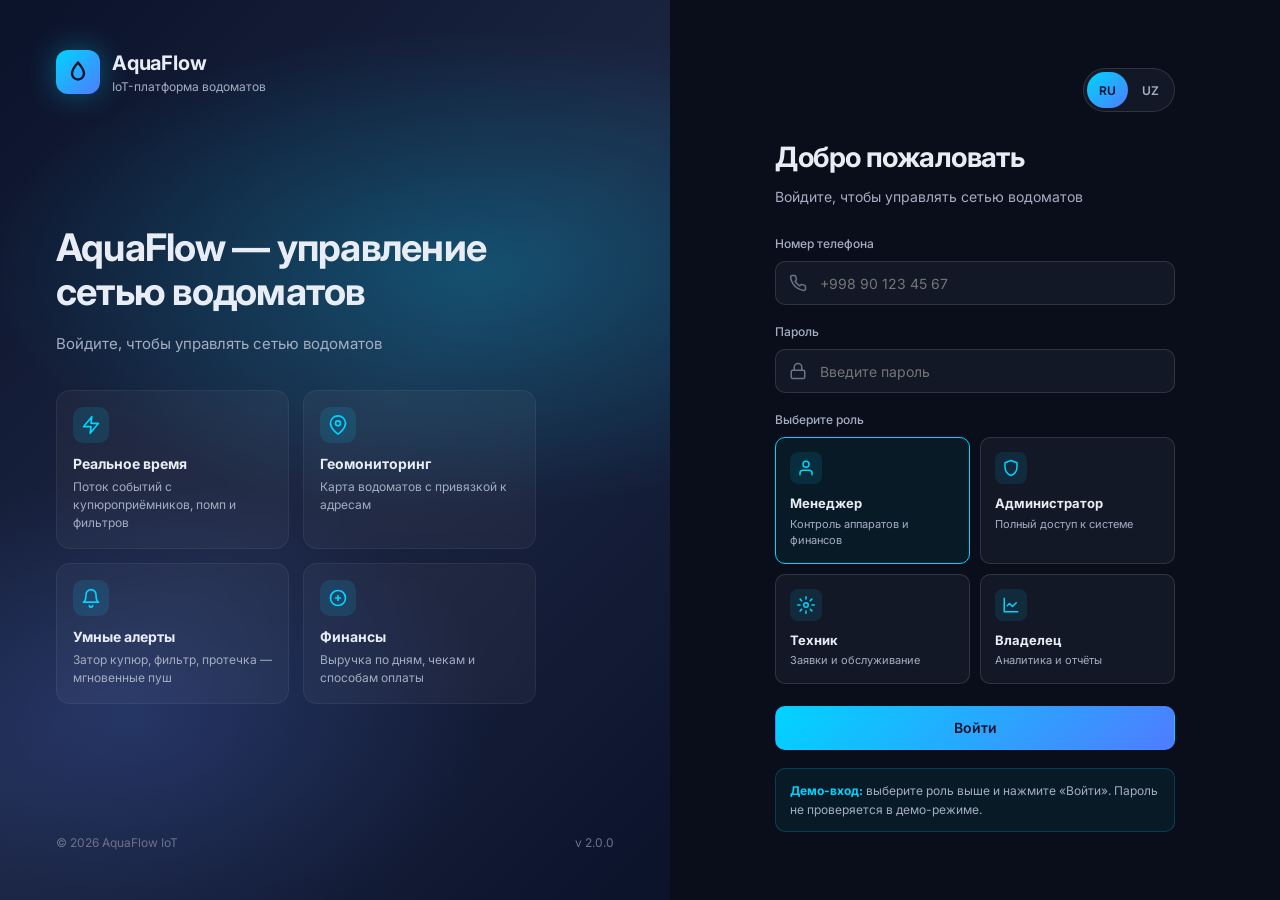
<file: index.html>
<!DOCTYPE html>
<html lang="ru">
<head>
<meta charset="UTF-8">
<meta name="viewport" content="width=device-width, initial-scale=1, viewport-fit=cover, user-scalable=no">
<title>AquaFlow — Вход в систему</title>

<!-- PWA -->
<link rel="manifest" href="./manifest.webmanifest">
<meta name="theme-color" content="#0a0e1a" media="(prefers-color-scheme: dark)">
<meta name="theme-color" content="#0a0e1a">
<meta name="color-scheme" content="dark">

<!-- iOS Safari: добавление на главный экран как приложение -->
<meta name="apple-mobile-web-app-capable" content="yes">
<meta name="mobile-web-app-capable" content="yes">
<meta name="apple-mobile-web-app-status-bar-style" content="black-translucent">
<meta name="apple-mobile-web-app-title" content="AquaFlow">
<link rel="apple-touch-icon" href="./assets/icons/icon-180.png">
<link rel="apple-touch-icon" sizes="180x180" href="./assets/icons/icon-180.png">

<!-- Favicons -->
<link rel="icon" type="image/png" sizes="192x192" href="./assets/icons/icon-192.png">
<link rel="icon" type="image/png" sizes="64x64" href="./assets/icons/favicon-64.png">

<link rel="preconnect" href="https://fonts.googleapis.com">
<link rel="preconnect" href="https://fonts.gstatic.com" crossorigin>
<link href="https://fonts.googleapis.com/css2?family=Inter:wght@400;500;600;700&family=JetBrains+Mono:wght@500&display=swap" rel="stylesheet">
<link rel="stylesheet" href="./assets/css/style.css">
</head>
<body>
<div class="auth-page">
  <!-- LEFT: hero / brand -->
  <section class="auth-cover">
    <div class="cover-brand">
      <div class="logo-mark">
        <svg viewBox="0 0 24 24" fill="none" stroke="currentColor" stroke-width="2.4" stroke-linecap="round" stroke-linejoin="round"><path d="M12 2.5c-3.5 4-6 7.5-6 11a6 6 0 0 0 12 0c0-3.5-2.5-7-6-11Z"/></svg>
      </div>
      <div>
        <div class="brand-name" data-i18n="brand">AquaFlow</div>
        <div class="brand-sub" data-i18n="brand_sub">IoT-платформа водоматов</div>
      </div>
    </div>

    <div class="cover-hero">
      <h1 data-i18n="app_title">AquaFlow — управление сетью водоматов</h1>
      <p data-i18n="login_sub">Контроль выручки, состояния узлов и мгновенные уведомления о любых неполадках — от затора в купюроприёмнике до перебоев фильтра.</p>

      <div class="cover-features">
        <div class="cover-feat">
          <div class="ico">
            <svg viewBox="0 0 24 24" width="20" height="20" fill="none" stroke="currentColor" stroke-width="2" stroke-linecap="round" stroke-linejoin="round"><polygon points="13 2 3 14 12 14 11 22 21 10 12 10 13 2"/></svg>
          </div>
          <h4 data-i18n="feat_realtime"></h4>
          <p data-i18n="feat_realtime_d"></p>
        </div>
        <div class="cover-feat">
          <div class="ico">
            <svg viewBox="0 0 24 24" width="20" height="20" fill="none" stroke="currentColor" stroke-width="2" stroke-linecap="round" stroke-linejoin="round"><path d="M21 10c0 7-9 13-9 13s-9-6-9-13a9 9 0 0 1 18 0Z"/><circle cx="12" cy="10" r="3"/></svg>
          </div>
          <h4 data-i18n="feat_geo"></h4>
          <p data-i18n="feat_geo_d"></p>
        </div>
        <div class="cover-feat">
          <div class="ico">
            <svg viewBox="0 0 24 24" width="20" height="20" fill="none" stroke="currentColor" stroke-width="2" stroke-linecap="round" stroke-linejoin="round"><path d="M6 8a6 6 0 0 1 12 0c0 7 3 9 3 9H3s3-2 3-9"/><path d="M10 21a2 2 0 0 0 4 0"/></svg>
          </div>
          <h4 data-i18n="feat_alerts"></h4>
          <p data-i18n="feat_alerts_d"></p>
        </div>
        <div class="cover-feat">
          <div class="ico">
            <svg viewBox="0 0 24 24" width="20" height="20" fill="none" stroke="currentColor" stroke-width="2" stroke-linecap="round" stroke-linejoin="round"><circle cx="12" cy="12" r="9"/><path d="M9 12h6M12 9v6"/></svg>
          </div>
          <h4 data-i18n="feat_finance"></h4>
          <p data-i18n="feat_finance_d"></p>
        </div>
      </div>
    </div>

    <div class="cover-footer">
      <span>© 2026 AquaFlow IoT</span>
      <span>v 2.0.0</span>
    </div>
  </section>

  <!-- RIGHT: form -->
  <section class="auth-form-wrap">
    <div class="auth-form">
      <div class="auth-top">
        <div class="lang-toggle">
          <button id="lang-ru" onclick="switchLang('ru')">RU</button>
          <button id="lang-uz" onclick="switchLang('uz')">UZ</button>
        </div>
      </div>

      <h2 data-i18n="login_h">Добро пожаловать</h2>
      <div class="sub" data-i18n="login_sub"></div>

      <form id="loginForm" autocomplete="off" onsubmit="return doLogin(event)">
        <div class="form-row">
          <label data-i18n="phone_label"></label>
          <div class="input-with-ico">
            <span class="ico">
              <svg width="18" height="18" viewBox="0 0 24 24" fill="none" stroke="currentColor" stroke-width="2" stroke-linecap="round" stroke-linejoin="round"><path d="M22 16.92v3a2 2 0 0 1-2.18 2 19.79 19.79 0 0 1-8.63-3.07 19.5 19.5 0 0 1-6-6 19.79 19.79 0 0 1-3.07-8.67A2 2 0 0 1 4.11 2h3a2 2 0 0 1 2 1.72c.13.96.37 1.9.72 2.81a2 2 0 0 1-.45 2.11L8.1 9.91a16 16 0 0 0 6 6l1.27-1.27a2 2 0 0 1 2.11-.45c.91.35 1.85.59 2.81.72a2 2 0 0 1 1.71 2.03Z"/></svg>
            </span>
            <input class="input" type="text" id="phoneInput" data-i18n-ph="phone_ph" placeholder="+998 90 123 45 67" required>
          </div>
        </div>

        <div class="form-row">
          <label data-i18n="password_label"></label>
          <div class="input-with-ico">
            <span class="ico">
              <svg width="18" height="18" viewBox="0 0 24 24" fill="none" stroke="currentColor" stroke-width="2" stroke-linecap="round" stroke-linejoin="round"><rect x="3" y="11" width="18" height="11" rx="2"/><path d="M7 11V7a5 5 0 0 1 10 0v4"/></svg>
            </span>
            <input class="input" type="password" id="passwordInput" data-i18n-ph="password_ph" placeholder="••••••••" required>
          </div>
        </div>

        <div class="form-row">
          <label data-i18n="role_label"></label>
          <div class="role-grid" id="roleGrid">
            <div class="role-card active" data-role="manager">
              <div class="role-ico">
                <svg width="18" height="18" viewBox="0 0 24 24" fill="none" stroke="currentColor" stroke-width="2" stroke-linecap="round" stroke-linejoin="round"><path d="M20 21v-2a4 4 0 0 0-4-4H8a4 4 0 0 0-4 4v2"/><circle cx="12" cy="7" r="4"/></svg>
              </div>
              <h5 data-i18n="role_manager"></h5>
              <p data-i18n="role_manager_d"></p>
            </div>
            <div class="role-card" data-role="admin">
              <div class="role-ico">
                <svg width="18" height="18" viewBox="0 0 24 24" fill="none" stroke="currentColor" stroke-width="2" stroke-linecap="round" stroke-linejoin="round"><path d="M12 2 4 5v6c0 5 3.5 9 8 11 4.5-2 8-6 8-11V5l-8-3Z"/></svg>
              </div>
              <h5 data-i18n="role_admin"></h5>
              <p data-i18n="role_admin_d"></p>
            </div>
            <div class="role-card" data-role="tech">
              <div class="role-ico">
                <svg width="18" height="18" viewBox="0 0 24 24" fill="none" stroke="currentColor" stroke-width="2" stroke-linecap="round" stroke-linejoin="round"><circle cx="12" cy="12" r="3"/><path d="M12 1v3M12 20v3M4.2 4.2l2.1 2.1M17.7 17.7l2.1 2.1M1 12h3M20 12h3M4.2 19.8l2.1-2.1M17.7 6.3l2.1-2.1"/></svg>
              </div>
              <h5 data-i18n="role_tech"></h5>
              <p data-i18n="role_tech_d"></p>
            </div>
            <div class="role-card" data-role="owner">
              <div class="role-ico">
                <svg width="18" height="18" viewBox="0 0 24 24" fill="none" stroke="currentColor" stroke-width="2" stroke-linecap="round" stroke-linejoin="round"><path d="M3 3v18h18"/><path d="m19 9-5 5-4-4-3 3"/></svg>
              </div>
              <h5 data-i18n="role_owner"></h5>
              <p data-i18n="role_owner_d"></p>
            </div>
          </div>
        </div>

        <button class="btn btn-primary btn-block" type="submit" data-i18n="sign_in">Войти</button>

        <div class="auth-hint">
          <b data-i18n="demo_hint"></b> <span data-i18n="demo_hint_body"></span>
        </div>
      </form>
    </div>
  </section>
</div>

<script src="./assets/js/i18n.js"></script>
<script>
  // Set initial lang button
  function syncLangButtons() {
    const lang = getLang();
    document.getElementById('lang-ru').classList.toggle('active', lang === 'ru');
    document.getElementById('lang-uz').classList.toggle('active', lang === 'uz');
  }
  function switchLang(l) { setLang(l); applyI18n(); syncLangButtons(); }
  // Role selection
  document.querySelectorAll('.role-card').forEach(card => {
    card.addEventListener('click', () => {
      document.querySelectorAll('.role-card').forEach(c => c.classList.remove('active'));
      card.classList.add('active');
    });
  });
  function doLogin(e) {
    e.preventDefault();
    const role = document.querySelector('.role-card.active').dataset.role;
    const phone = document.getElementById('phoneInput').value || '+998 90 000 00 00';
    localStorage.setItem('aquaflow.role', role);
    localStorage.setItem('aquaflow.phone', phone);
    localStorage.setItem('aquaflow.session', String(Date.now()));
    location.href = './app.html';
    return false;
  }
  applyI18n();
  syncLangButtons();

  // Service Worker (PWA)
  if ('serviceWorker' in navigator) {
    window.addEventListener('load', () => {
      navigator.serviceWorker.register('./service-worker.js').catch(() => {});
    });
  }

  // iOS Safari: показать подсказку "Добавить на главный экран"
  (function () {
    const isIOS = /iPad|iPhone|iPod/.test(navigator.userAgent) && !window.MSStream;
    const isStandalone = window.navigator.standalone === true ||
                         window.matchMedia('(display-mode: standalone)').matches;
    if (!isIOS || isStandalone) return;
    if (localStorage.getItem('aquaflow.iosBannerDismissed')) return;

    const lang = getLang();
    const txt = lang === 'uz'
      ? { t: 'AquaFlow ni iPhone’ga o‘rnatish', b: 'Pastdagi <b>Ulashish</b> tugmasini bosing, so‘ng <b>"Bosh ekranga qo‘shish"</b> ni tanlang — ilova bosh ekranda paydo bo‘ladi.', x: 'Yopish' }
      : { t: 'Установите AquaFlow как приложение', b: 'Нажмите <b>Поделиться</b> внизу Safari → <b>«На экран “Домой”»</b> — иконка появится на рабочем экране как у обычного приложения.', x: 'Закрыть' };

    const div = document.createElement('div');
    div.id = 'ios-install-banner';
    div.innerHTML = `
      <div style="display:flex;align-items:flex-start;gap:10px">
        <img src="./assets/icons/icon-192.png" alt="" width="44" height="44" style="border-radius:10px;flex-shrink:0">
        <div style="flex:1;min-width:0">
          <div style="font-weight:600;font-size:13px;margin-bottom:2px">${txt.t}</div>
          <div style="font-size:12px;color:var(--text-dim);line-height:1.4">${txt.b}</div>
        </div>
        <button id="ios-banner-x" style="background:none;border:none;color:var(--text-mute);font-size:20px;line-height:1;cursor:pointer;padding:4px" aria-label="${txt.x}">×</button>
      </div>`;
    Object.assign(div.style, {
      position: 'fixed', left: '12px', right: '12px',
      bottom: 'calc(env(safe-area-inset-bottom) + 12px)',
      background: 'var(--surface)', border: '1px solid var(--border-strong)',
      borderRadius: '14px', padding: '12px',
      boxShadow: '0 12px 40px rgba(0,0,0,.5)', zIndex: '999'
    });
    document.body.appendChild(div);
    document.getElementById('ios-banner-x').onclick = () => {
      localStorage.setItem('aquaflow.iosBannerDismissed', '1');
      div.remove();
    };
  })();
</script>
</body>
</html>
</file>
<file: assets/css/style.css>
/* ============================================================
   AquaFlow IoT Platform — Design System
   ============================================================ */

:root {
  /* Surfaces */
  --bg: #0a0e1a;
  --bg-grad: radial-gradient(1200px 600px at 80% -10%, rgba(0, 212, 255, 0.08), transparent 60%),
              radial-gradient(900px 500px at -10% 100%, rgba(79, 124, 255, 0.07), transparent 60%),
              #0a0e1a;
  --surface: #131826;
  --surface-2: #1a2032;
  --surface-3: #232a3d;
  --border: rgba(255, 255, 255, 0.06);
  --border-strong: rgba(255, 255, 255, 0.12);

  /* Text */
  --text: #e8edf5;
  --text-dim: #a4adc1;
  --text-mute: #6b7488;

  /* Brand */
  --accent: #00d4ff;
  --accent-2: #4f7cff;
  --accent-grad: linear-gradient(135deg, #00d4ff 0%, #4f7cff 100%);

  /* Status */
  --success: #00d27a;
  --warning: #ff9f43;
  --danger: #ff5e6c;
  --info: #a78bfa;

  /* Radius */
  --r-xs: 6px;
  --r-sm: 10px;
  --r-md: 14px;
  --r-lg: 20px;
  --r-xl: 28px;

  /* Shadows */
  --shadow-sm: 0 2px 8px rgba(0, 0, 0, 0.25);
  --shadow-md: 0 8px 24px rgba(0, 0, 0, 0.35);
  --shadow-lg: 0 20px 50px rgba(0, 0, 0, 0.45);
  --glow: 0 0 28px rgba(0, 212, 255, 0.35);

  /* Typography */
  --font: 'Inter', -apple-system, BlinkMacSystemFont, 'Segoe UI', Roboto, sans-serif;
  --mono: 'JetBrains Mono', ui-monospace, SFMono-Regular, monospace;

  /* Sidebar */
  --sidebar-w: 248px;
  --header-h: 64px;
}

/* ---------- Reset ---------- */
* { box-sizing: border-box; margin: 0; padding: 0; }
html, body { height: 100%; }
body {
  font-family: var(--font);
  background: var(--bg-grad);
  color: var(--text);
  font-size: 14px;
  line-height: 1.5;
  -webkit-font-smoothing: antialiased;
  -webkit-tap-highlight-color: transparent;
  -webkit-touch-callout: none;
  text-size-adjust: 100%;
  -webkit-text-size-adjust: 100%;
  min-height: 100vh;
  /* iOS PWA: учёт notch / Dynamic Island */
  padding-top: env(safe-area-inset-top);
  padding-left: env(safe-area-inset-left);
  padding-right: env(safe-area-inset-right);
  /* В standalone-режиме фон выходит за края экрана */
  overscroll-behavior: none;
}
/* Минимум 44pt для тач-зон по гайдлайнам Apple */
button, .btn, .icon-btn, .nav-item, .chip, .tab, .role-card, .alert-item {
  min-height: 36px;
  touch-action: manipulation;
}
.icon-btn, .btn-icon, .hamburger { min-width: 44px; min-height: 44px; }
input, select, textarea {
  font-size: 16px !important; /* iOS не зумит при focus только если >=16px */
}
@media (min-width: 640px) {
  input, select, textarea { font-size: 14px !important; }
}
a { color: inherit; text-decoration: none; }
button { font-family: inherit; cursor: pointer; border: none; background: none; color: inherit; }
input, select, textarea { font-family: inherit; color: inherit; }
ul, ol { list-style: none; }
img, svg { display: block; max-width: 100%; }

/* ---------- Scrollbars ---------- */
::-webkit-scrollbar { width: 10px; height: 10px; }
::-webkit-scrollbar-track { background: transparent; }
::-webkit-scrollbar-thumb { background: var(--surface-3); border-radius: 10px; }
::-webkit-scrollbar-thumb:hover { background: #2f3854; }

/* ============================================================
   LOGIN PAGE
   ============================================================ */
.auth-page {
  display: grid;
  grid-template-columns: 1.1fr 1fr;
  min-height: 100vh;
  overflow: hidden;
}
.auth-cover {
  position: relative;
  background: linear-gradient(135deg, #0b132b 0%, #1c2541 50%, #0b132b 100%);
  overflow: hidden;
  display: flex;
  flex-direction: column;
  justify-content: space-between;
  padding: 48px 56px;
}
.auth-cover::before {
  content: '';
  position: absolute;
  inset: 0;
  background:
    radial-gradient(800px 400px at 70% 30%, rgba(0, 212, 255, 0.25), transparent 60%),
    radial-gradient(600px 400px at 20% 80%, rgba(79, 124, 255, 0.2), transparent 60%);
  pointer-events: none;
}
.cover-brand {
  position: relative;
  display: flex;
  align-items: center;
  gap: 12px;
  z-index: 2;
}
.cover-brand .logo-mark {
  width: 44px; height: 44px;
  border-radius: 12px;
  background: var(--accent-grad);
  display: grid; place-items: center;
  box-shadow: var(--glow);
}
.cover-brand .logo-mark svg { width: 24px; height: 24px; color: #0b132b; }
.cover-brand .brand-name { font-weight: 700; font-size: 20px; letter-spacing: -0.01em; }
.cover-brand .brand-sub { color: var(--text-dim); font-size: 12px; }

.cover-hero {
  position: relative;
  z-index: 2;
  display: flex;
  flex-direction: column;
  gap: 18px;
  max-width: 480px;
}
.cover-hero h1 {
  font-size: 38px;
  line-height: 1.15;
  font-weight: 700;
  letter-spacing: -0.02em;
}
.cover-hero p {
  color: var(--text-dim);
  font-size: 15px;
  line-height: 1.6;
}
.cover-features {
  display: grid; grid-template-columns: repeat(2, 1fr); gap: 14px;
  margin-top: 16px;
}
.cover-feat {
  background: rgba(255, 255, 255, 0.04);
  border: 1px solid var(--border);
  border-radius: var(--r-md);
  padding: 16px;
  backdrop-filter: blur(8px);
}
.cover-feat .ico {
  width: 36px; height: 36px;
  border-radius: 10px;
  background: rgba(0, 212, 255, 0.12);
  color: var(--accent);
  display: grid; place-items: center;
  margin-bottom: 10px;
}
.cover-feat h4 { font-size: 14px; margin-bottom: 4px; }
.cover-feat p { font-size: 12px; color: var(--text-dim); line-height: 1.5; }

.cover-footer {
  position: relative; z-index: 2;
  display: flex; justify-content: space-between;
  color: var(--text-mute);
  font-size: 12px;
}

.auth-form-wrap {
  display: grid;
  place-items: center;
  background: var(--bg);
  padding: 32px;
}
.auth-form {
  width: 100%;
  max-width: 400px;
}
.auth-form h2 {
  font-size: 28px;
  margin-bottom: 8px;
  letter-spacing: -0.02em;
}
.auth-form .sub {
  color: var(--text-dim);
  margin-bottom: 28px;
}
.form-row { margin-bottom: 18px; }
.form-row label {
  display: block;
  font-size: 12px;
  color: var(--text-dim);
  margin-bottom: 8px;
  font-weight: 500;
}
.input, .select {
  width: 100%;
  height: 44px;
  background: var(--surface);
  border: 1px solid var(--border-strong);
  border-radius: var(--r-sm);
  padding: 0 14px;
  font-size: 14px;
  outline: none;
  transition: border-color .15s, box-shadow .15s, background .15s;
}
.input:focus, .select:focus {
  border-color: var(--accent);
  box-shadow: 0 0 0 3px rgba(0, 212, 255, 0.15);
}
.input-with-ico {
  position: relative;
}
.input-with-ico .ico {
  position: absolute;
  left: 14px;
  top: 50%;
  transform: translateY(-50%);
  color: var(--text-mute);
}
.input-with-ico .input { padding-left: 44px; }

.role-grid {
  display: grid;
  grid-template-columns: repeat(2, 1fr);
  gap: 10px;
  margin-bottom: 22px;
}
.role-card {
  background: var(--surface);
  border: 1px solid var(--border-strong);
  border-radius: var(--r-sm);
  padding: 14px;
  cursor: pointer;
  transition: all .15s;
  position: relative;
}
.role-card:hover { border-color: var(--accent); }
.role-card.active {
  border-color: var(--accent);
  background: rgba(0, 212, 255, 0.06);
}
.role-card .role-ico {
  width: 32px; height: 32px;
  border-radius: 8px;
  background: rgba(0, 212, 255, 0.1);
  color: var(--accent);
  display: grid; place-items: center;
  margin-bottom: 10px;
}
.role-card h5 { font-size: 13px; margin-bottom: 2px; }
.role-card p { font-size: 11px; color: var(--text-dim); }

.btn {
  display: inline-flex;
  align-items: center;
  justify-content: center;
  gap: 8px;
  height: 44px;
  padding: 0 18px;
  border-radius: var(--r-sm);
  font-size: 14px;
  font-weight: 600;
  transition: transform .1s, opacity .15s, background .15s;
  border: 1px solid transparent;
  white-space: nowrap;
}
.btn:active { transform: translateY(1px); }
.btn-primary {
  background: var(--accent-grad);
  color: #0b132b;
}
.btn-primary:hover { opacity: 0.92; }
.btn-ghost {
  background: var(--surface);
  border-color: var(--border-strong);
  color: var(--text);
}
.btn-ghost:hover { background: var(--surface-2); }
.btn-block { width: 100%; }
.btn-sm { height: 34px; font-size: 13px; padding: 0 12px; border-radius: 8px; }
.btn-icon { width: 38px; height: 38px; padding: 0; }

.lang-toggle {
  display: inline-flex;
  background: var(--surface);
  border: 1px solid var(--border-strong);
  border-radius: 999px;
  padding: 3px;
  gap: 2px;
}
.lang-toggle button {
  padding: 6px 12px;
  border-radius: 999px;
  font-size: 12px;
  font-weight: 600;
  color: var(--text-dim);
  transition: all .15s;
}
.lang-toggle button.active {
  background: var(--accent-grad);
  color: #0b132b;
}

.auth-top {
  display: flex; justify-content: flex-end; margin-bottom: 24px;
}

.auth-hint {
  margin-top: 18px;
  padding: 12px 14px;
  background: rgba(0, 212, 255, 0.06);
  border: 1px solid rgba(0, 212, 255, 0.2);
  border-radius: var(--r-sm);
  color: var(--text-dim);
  font-size: 12px;
  line-height: 1.6;
}
.auth-hint b { color: var(--accent); }

/* ============================================================
   APP LAYOUT
   ============================================================ */
.app {
  display: grid;
  grid-template-columns: var(--sidebar-w) 1fr;
  min-height: 100vh;
}

/* ---------- Sidebar ---------- */
.sidebar {
  background: var(--surface);
  border-right: 1px solid var(--border);
  padding: 18px 14px;
  /* Учёт notch сверху и home indicator снизу */
  padding-top: calc(18px + env(safe-area-inset-top));
  padding-bottom: calc(18px + env(safe-area-inset-bottom));
  position: sticky;
  top: 0;
  height: 100vh;
  overflow-y: auto;
  display: flex;
  flex-direction: column;
  gap: 8px;
}
.sidebar .brand {
  display: flex; align-items: center; gap: 10px;
  padding: 6px 8px 18px;
  border-bottom: 1px solid var(--border);
  margin-bottom: 8px;
}
.sidebar .brand .logo-mark {
  width: 36px; height: 36px;
  border-radius: 10px;
  background: var(--accent-grad);
  display: grid; place-items: center;
}
.sidebar .brand .logo-mark svg { color: #0b132b; width: 20px; height: 20px; }
.sidebar .brand-name { font-weight: 700; font-size: 16px; letter-spacing: -0.01em; }
.sidebar .brand-sub { color: var(--text-dim); font-size: 11px; }

.nav-section { padding-top: 12px; }
.nav-section-title {
  font-size: 10px;
  letter-spacing: 0.1em;
  text-transform: uppercase;
  color: var(--text-mute);
  padding: 0 10px 8px;
}
.nav-item {
  display: flex;
  align-items: center;
  gap: 12px;
  padding: 10px 12px;
  border-radius: var(--r-sm);
  color: var(--text-dim);
  font-size: 14px;
  font-weight: 500;
  cursor: pointer;
  transition: all .12s;
}
.nav-item:hover { background: var(--surface-2); color: var(--text); }
.nav-item.active {
  background: rgba(0, 212, 255, 0.1);
  color: var(--accent);
}
.nav-item .badge {
  margin-left: auto;
  font-size: 11px;
  padding: 2px 7px;
  border-radius: 999px;
  background: var(--danger);
  color: white;
}
.nav-item svg { width: 18px; height: 18px; flex-shrink: 0; }

.sidebar-footer {
  margin-top: auto;
  padding-top: 14px;
  border-top: 1px solid var(--border);
}
.user-chip {
  display: flex; align-items: center; gap: 10px;
  padding: 8px;
  border-radius: var(--r-sm);
  cursor: pointer;
}
.user-chip:hover { background: var(--surface-2); }
.user-chip .avatar {
  width: 36px; height: 36px;
  border-radius: 50%;
  background: var(--accent-grad);
  display: grid; place-items: center;
  color: #0b132b;
  font-weight: 700;
  font-size: 13px;
}
.user-chip .meta { flex: 1; min-width: 0; }
.user-chip .name { font-size: 13px; font-weight: 600; }
.user-chip .role { font-size: 11px; color: var(--text-dim); }

/* ---------- Topbar ---------- */
.main {
  display: flex;
  flex-direction: column;
  min-width: 0;
}
.topbar {
  min-height: var(--header-h);
  padding: 0 28px;
  /* iOS standalone: даём место под Dynamic Island/notch */
  padding-top: env(safe-area-inset-top);
  display: flex;
  align-items: center;
  gap: 16px;
  border-bottom: 1px solid var(--border);
  background: rgba(10, 14, 26, 0.8);
  backdrop-filter: blur(10px);
  -webkit-backdrop-filter: blur(10px);
  position: sticky;
  top: 0;
  z-index: 10;
}
.search {
  flex: 1;
  max-width: 460px;
  position: relative;
}
.search .input {
  height: 38px;
  padding-left: 38px;
  background: var(--surface);
}
.search svg {
  position: absolute; left: 12px; top: 50%; transform: translateY(-50%);
  color: var(--text-mute); width: 16px; height: 16px;
}
.kbd {
  position: absolute; right: 10px; top: 50%; transform: translateY(-50%);
  font-size: 11px; color: var(--text-mute);
  padding: 2px 6px; border: 1px solid var(--border-strong); border-radius: 5px;
}
.topbar-spacer { flex: 1; }
.topbar-actions { display: flex; align-items: center; gap: 8px; }

.icon-btn {
  width: 38px; height: 38px;
  border-radius: var(--r-sm);
  background: var(--surface);
  border: 1px solid var(--border);
  color: var(--text-dim);
  display: grid; place-items: center;
  position: relative;
  cursor: pointer;
  transition: all .12s;
}
.icon-btn:hover { color: var(--text); border-color: var(--border-strong); }
.icon-btn .dot {
  position: absolute; top: 8px; right: 8px;
  width: 8px; height: 8px;
  background: var(--danger);
  border-radius: 50%;
  border: 2px solid var(--surface);
}

/* ---------- Content ---------- */
.content { padding: 28px; max-width: 1600px; width: 100%; }
.page-head {
  display: flex;
  align-items: center;
  justify-content: space-between;
  gap: 18px;
  margin-bottom: 22px;
}
.page-head h1 {
  font-size: 24px;
  letter-spacing: -0.02em;
  font-weight: 700;
}
.page-head .sub {
  color: var(--text-dim);
  font-size: 13px;
  margin-top: 4px;
}
.page-head-actions { display: flex; gap: 10px; align-items: center; }

/* ---------- KPI cards ---------- */
.kpi-grid {
  display: grid;
  grid-template-columns: repeat(4, 1fr);
  gap: 16px;
  margin-bottom: 24px;
}
.kpi {
  background: var(--surface);
  border: 1px solid var(--border);
  border-radius: var(--r-md);
  padding: 18px;
  position: relative;
  overflow: hidden;
}
.kpi::before {
  content: '';
  position: absolute;
  inset: 0;
  background: linear-gradient(135deg, rgba(255, 255, 255, 0.02), transparent 60%);
  pointer-events: none;
}
.kpi .head {
  display: flex; align-items: center; justify-content: space-between;
  margin-bottom: 14px;
}
.kpi .title { color: var(--text-dim); font-size: 12px; font-weight: 500; }
.kpi .ico {
  width: 36px; height: 36px; border-radius: 10px;
  display: grid; place-items: center;
}
.kpi .value {
  font-size: 28px;
  font-weight: 700;
  letter-spacing: -0.02em;
  margin-bottom: 6px;
}
.kpi .trend {
  display: inline-flex; align-items: center; gap: 4px;
  font-size: 12px;
  padding: 2px 8px;
  border-radius: 999px;
  font-weight: 600;
}
.trend-up { color: var(--success); background: rgba(0, 210, 122, 0.1); }
.trend-down { color: var(--danger); background: rgba(255, 94, 108, 0.1); }
.trend-flat { color: var(--text-dim); background: var(--surface-2); }

.kpi-revenue .ico { background: rgba(0, 212, 255, 0.12); color: var(--accent); }
.kpi-tx .ico { background: rgba(167, 139, 250, 0.12); color: var(--info); }
.kpi-online .ico { background: rgba(0, 210, 122, 0.12); color: var(--success); }
.kpi-alert .ico { background: rgba(255, 94, 108, 0.12); color: var(--danger); }

/* ---------- Grid sections ---------- */
.section-grid {
  display: grid;
  gap: 16px;
}
.grid-2 { grid-template-columns: 2fr 1fr; }
.grid-3 { grid-template-columns: 1fr 1fr 1fr; }
.card {
  background: var(--surface);
  border: 1px solid var(--border);
  border-radius: var(--r-md);
  overflow: hidden;
}
.card-head {
  padding: 16px 18px;
  display: flex; align-items: center; justify-content: space-between;
  border-bottom: 1px solid var(--border);
}
.card-head h3 {
  font-size: 14px;
  font-weight: 600;
  letter-spacing: -0.01em;
}
.card-head .actions { display: flex; gap: 8px; align-items: center; }
.card-body { padding: 18px; }
.card-body.no-pad { padding: 0; }

/* ---------- Tabs ---------- */
.tabs {
  display: inline-flex;
  background: var(--surface-2);
  border-radius: var(--r-sm);
  padding: 3px;
  gap: 2px;
}
.tab {
  padding: 6px 12px;
  border-radius: 8px;
  font-size: 12px;
  font-weight: 600;
  color: var(--text-dim);
  cursor: pointer;
  transition: all .12s;
}
.tab.active { background: var(--surface-3); color: var(--text); }

/* ---------- Lists ---------- */
.alert-list { display: flex; flex-direction: column; }
.alert-item {
  display: flex;
  align-items: flex-start;
  gap: 12px;
  padding: 14px 18px;
  border-bottom: 1px solid var(--border);
  transition: background .12s;
}
.alert-item:last-child { border-bottom: none; }
.alert-item:hover { background: var(--surface-2); }
.alert-item .ico {
  width: 34px; height: 34px; border-radius: 8px;
  display: grid; place-items: center;
  flex-shrink: 0;
}
.alert-item.sev-critical .ico { background: rgba(255, 94, 108, 0.12); color: var(--danger); }
.alert-item.sev-warning .ico { background: rgba(255, 159, 67, 0.12); color: var(--warning); }
.alert-item.sev-info .ico { background: rgba(167, 139, 250, 0.12); color: var(--info); }
.alert-item.sev-success .ico { background: rgba(0, 210, 122, 0.12); color: var(--success); }
.alert-item .body { flex: 1; min-width: 0; }
.alert-item .title { font-size: 13px; font-weight: 600; margin-bottom: 2px; }
.alert-item .meta { font-size: 12px; color: var(--text-dim); }
.alert-item .time { font-size: 11px; color: var(--text-mute); white-space: nowrap; }

/* ---------- Tables ---------- */
.table { width: 100%; border-collapse: collapse; }
.table th, .table td {
  text-align: left;
  padding: 12px 16px;
  font-size: 13px;
  border-bottom: 1px solid var(--border);
}
.table th {
  color: var(--text-mute);
  font-weight: 500;
  font-size: 11px;
  letter-spacing: 0.06em;
  text-transform: uppercase;
  background: rgba(255, 255, 255, 0.015);
}
.table tbody tr { transition: background .1s; }
.table tbody tr:hover { background: var(--surface-2); cursor: pointer; }
.table tbody tr:last-child td { border-bottom: none; }

/* ---------- Status pills ---------- */
.pill {
  display: inline-flex; align-items: center; gap: 6px;
  padding: 4px 10px;
  border-radius: 999px;
  font-size: 11px;
  font-weight: 600;
}
.pill::before {
  content: '';
  width: 6px; height: 6px;
  border-radius: 50%;
  background: currentColor;
}
.pill-online { color: var(--success); background: rgba(0, 210, 122, 0.1); }
.pill-offline { color: var(--text-mute); background: rgba(107, 116, 136, 0.15); }
.pill-fault { color: var(--danger); background: rgba(255, 94, 108, 0.1); }
.pill-warn { color: var(--warning); background: rgba(255, 159, 67, 0.1); }
.pill-info { color: var(--info); background: rgba(167, 139, 250, 0.12); }

/* ---------- Filters bar ---------- */
.filters {
  display: flex;
  gap: 10px;
  align-items: center;
  flex-wrap: wrap;
  margin-bottom: 18px;
}
.chip {
  display: inline-flex; align-items: center; gap: 6px;
  padding: 6px 12px;
  border-radius: 999px;
  font-size: 12px;
  background: var(--surface);
  border: 1px solid var(--border-strong);
  color: var(--text-dim);
  cursor: pointer;
}
.chip.active { background: rgba(0, 212, 255, 0.1); color: var(--accent); border-color: rgba(0, 212, 255, 0.4); }
.chip .count {
  background: var(--surface-3);
  padding: 0 6px; border-radius: 999px;
  font-size: 10px;
  color: var(--text);
}
.chip.active .count { background: rgba(0, 212, 255, 0.2); color: var(--accent); }

/* ---------- Toast notifications ---------- */
.toast-host {
  position: fixed;
  bottom: 20px;
  right: 20px;
  display: flex;
  flex-direction: column;
  gap: 10px;
  z-index: 1000;
  max-width: 360px;
}
.toast {
  background: var(--surface);
  border: 1px solid var(--border-strong);
  border-left: 3px solid var(--accent);
  border-radius: var(--r-sm);
  padding: 12px 14px;
  box-shadow: var(--shadow-lg);
  display: flex;
  align-items: flex-start;
  gap: 10px;
  animation: slide-in .25s ease-out;
  min-width: 280px;
}
.toast.sev-critical { border-left-color: var(--danger); }
.toast.sev-warning { border-left-color: var(--warning); }
.toast.sev-success { border-left-color: var(--success); }
.toast .ico {
  width: 28px; height: 28px; border-radius: 8px;
  display: grid; place-items: center;
  flex-shrink: 0;
}
.toast.sev-critical .ico { background: rgba(255, 94, 108, 0.15); color: var(--danger); }
.toast.sev-warning .ico { background: rgba(255, 159, 67, 0.15); color: var(--warning); }
.toast.sev-success .ico { background: rgba(0, 210, 122, 0.15); color: var(--success); }
.toast .body { flex: 1; min-width: 0; }
.toast .title { font-size: 13px; font-weight: 600; margin-bottom: 2px; }
.toast .msg { font-size: 12px; color: var(--text-dim); }
.toast .close {
  color: var(--text-mute); font-size: 16px; line-height: 1;
  padding: 4px; cursor: pointer;
}
@keyframes slide-in {
  from { transform: translateX(40px); opacity: 0; }
  to { transform: translateX(0); opacity: 1; }
}

/* ---------- Device detail ---------- */
.device-header {
  display: grid;
  grid-template-columns: auto 1fr auto;
  gap: 18px;
  align-items: center;
  background: var(--surface);
  border: 1px solid var(--border);
  border-radius: var(--r-md);
  padding: 22px;
  margin-bottom: 18px;
}
.device-header .icon-big {
  width: 72px; height: 72px;
  border-radius: var(--r-md);
  background: linear-gradient(135deg, rgba(0, 212, 255, 0.15), rgba(79, 124, 255, 0.1));
  display: grid; place-items: center;
  color: var(--accent);
}
.device-header h2 { font-size: 22px; letter-spacing: -0.02em; }
.device-header .addr { color: var(--text-dim); font-size: 13px; margin-top: 4px; }
.device-header .id { color: var(--text-mute); font-size: 12px; font-family: var(--mono); margin-top: 6px; }
.device-actions { display: flex; gap: 10px; }

.metric-grid { display: grid; grid-template-columns: repeat(3, 1fr); gap: 14px; margin-bottom: 18px; }
.metric {
  background: var(--surface);
  border: 1px solid var(--border);
  border-radius: var(--r-md);
  padding: 16px;
}
.metric .head { display: flex; align-items: center; justify-content: space-between; margin-bottom: 10px; }
.metric .lbl { color: var(--text-dim); font-size: 12px; }
.metric .val { font-size: 22px; font-weight: 700; letter-spacing: -0.02em; }
.metric .val .u { font-size: 12px; color: var(--text-mute); font-weight: 500; margin-left: 4px; }
.metric .bar {
  margin-top: 10px;
  height: 5px; background: var(--surface-3); border-radius: 999px;
  overflow: hidden;
}
.metric .bar > div { height: 100%; border-radius: 999px; background: var(--accent-grad); }
.metric.danger .bar > div { background: var(--danger); }
.metric.warn .bar > div { background: var(--warning); }
.metric.ok .bar > div { background: var(--success); }

.health-grid {
  display: grid;
  grid-template-columns: repeat(4, 1fr);
  gap: 12px;
}
.health-tile {
  background: var(--surface-2);
  border: 1px solid var(--border);
  border-radius: var(--r-sm);
  padding: 14px;
  text-align: center;
}
.health-tile .ico { margin: 0 auto 8px; width: 36px; height: 36px; border-radius: 50%; display: grid; place-items: center; }
.health-tile.ok .ico { background: rgba(0, 210, 122, 0.12); color: var(--success); }
.health-tile.warn .ico { background: rgba(255, 159, 67, 0.12); color: var(--warning); }
.health-tile.bad .ico { background: rgba(255, 94, 108, 0.12); color: var(--danger); }
.health-tile.off .ico { background: var(--surface-3); color: var(--text-mute); }
.health-tile h5 { font-size: 12px; font-weight: 500; color: var(--text-dim); }
.health-tile .st { font-size: 13px; font-weight: 600; margin-top: 2px; }

/* ---------- Map ---------- */
#map { width: 100%; height: 100%; min-height: 480px; border-radius: var(--r-md); }
.leaflet-container { background: #0b1220 !important; border-radius: var(--r-md); }
.leaflet-popup-content-wrapper, .leaflet-popup-tip {
  background: var(--surface) !important;
  color: var(--text) !important;
  border: 1px solid var(--border-strong) !important;
  box-shadow: var(--shadow-lg) !important;
}
.leaflet-popup-content { margin: 12px 14px !important; font-family: var(--font); }
.leaflet-popup-content h5 { font-size: 13px; margin-bottom: 4px; }
.leaflet-popup-content .p { font-size: 12px; color: var(--text-dim); }

.marker {
  width: 26px; height: 26px;
  border-radius: 50%;
  border: 3px solid var(--surface);
  box-shadow: 0 0 0 3px rgba(0, 212, 255, 0.3), 0 0 14px rgba(0, 212, 255, 0.5);
}
.marker.online { background: var(--success); box-shadow: 0 0 0 3px rgba(0, 210, 122, 0.3), 0 0 14px rgba(0, 210, 122, 0.5); }
.marker.offline { background: var(--text-mute); box-shadow: 0 0 0 3px rgba(107, 116, 136, 0.3); }
.marker.fault { background: var(--danger); box-shadow: 0 0 0 3px rgba(255, 94, 108, 0.3), 0 0 14px rgba(255, 94, 108, 0.5); animation: pulse 1.5s ease-in-out infinite; }
.marker.warn { background: var(--warning); box-shadow: 0 0 0 3px rgba(255, 159, 67, 0.3); }
@keyframes pulse {
  0%,100% { transform: scale(1); }
  50% { transform: scale(1.18); }
}

/* ---------- Modal ---------- */
.modal-backdrop {
  position: fixed; inset: 0;
  background: rgba(5, 8, 15, 0.7);
  backdrop-filter: blur(6px);
  display: none;
  z-index: 100;
  align-items: center;
  justify-content: center;
}
.modal-backdrop.open { display: flex; }
.modal {
  background: var(--surface);
  border: 1px solid var(--border-strong);
  border-radius: var(--r-lg);
  width: 100%;
  max-width: 520px;
  box-shadow: var(--shadow-lg);
  overflow: hidden;
}
.modal-head {
  padding: 18px 22px;
  border-bottom: 1px solid var(--border);
  display: flex; align-items: center; justify-content: space-between;
}
.modal-head h3 { font-size: 16px; }
.modal-body { padding: 22px; }
.modal-foot { padding: 16px 22px; border-top: 1px solid var(--border); display: flex; gap: 10px; justify-content: flex-end; }

/* ---------- Misc ---------- */
.muted { color: var(--text-dim); }
.mono { font-family: var(--mono); }
.hidden { display: none !important; }
.row { display: flex; align-items: center; gap: 12px; }
.right { margin-left: auto; }
.empty {
  text-align: center; padding: 60px 20px; color: var(--text-dim);
}
.empty svg { margin: 0 auto 14px; opacity: 0.4; }

/* ---------- Responsive ---------- */
@media (max-width: 1100px) {
  .kpi-grid { grid-template-columns: repeat(2, 1fr); }
  .grid-2, .grid-3 { grid-template-columns: 1fr; }
  .metric-grid, .health-grid { grid-template-columns: repeat(2, 1fr); }
}
@media (max-width: 820px) {
  .app { grid-template-columns: 1fr; }
  .sidebar {
    position: fixed; left: -100%; top: 0; z-index: 30;
    width: 260px; transition: left .25s;
  }
  .sidebar.open { left: 0; }
  .topbar { padding: 0 16px; }
  .content { padding: 18px; }
  .auth-page { grid-template-columns: 1fr; }
  .auth-cover { display: none; }
}
@media (max-width: 540px) {
  .kpi-grid { grid-template-columns: 1fr; }
  .device-header { grid-template-columns: 1fr; }
  .page-head { flex-direction: column; align-items: flex-start; }
}

/* ---------- Hamburger ---------- */
.hamburger {
  display: none;
  width: 38px; height: 38px;
  border-radius: var(--r-sm);
  background: var(--surface);
  border: 1px solid var(--border);
  align-items: center;
  justify-content: center;
}
@media (max-width: 820px) {
  .hamburger { display: grid; }
}
</file>
